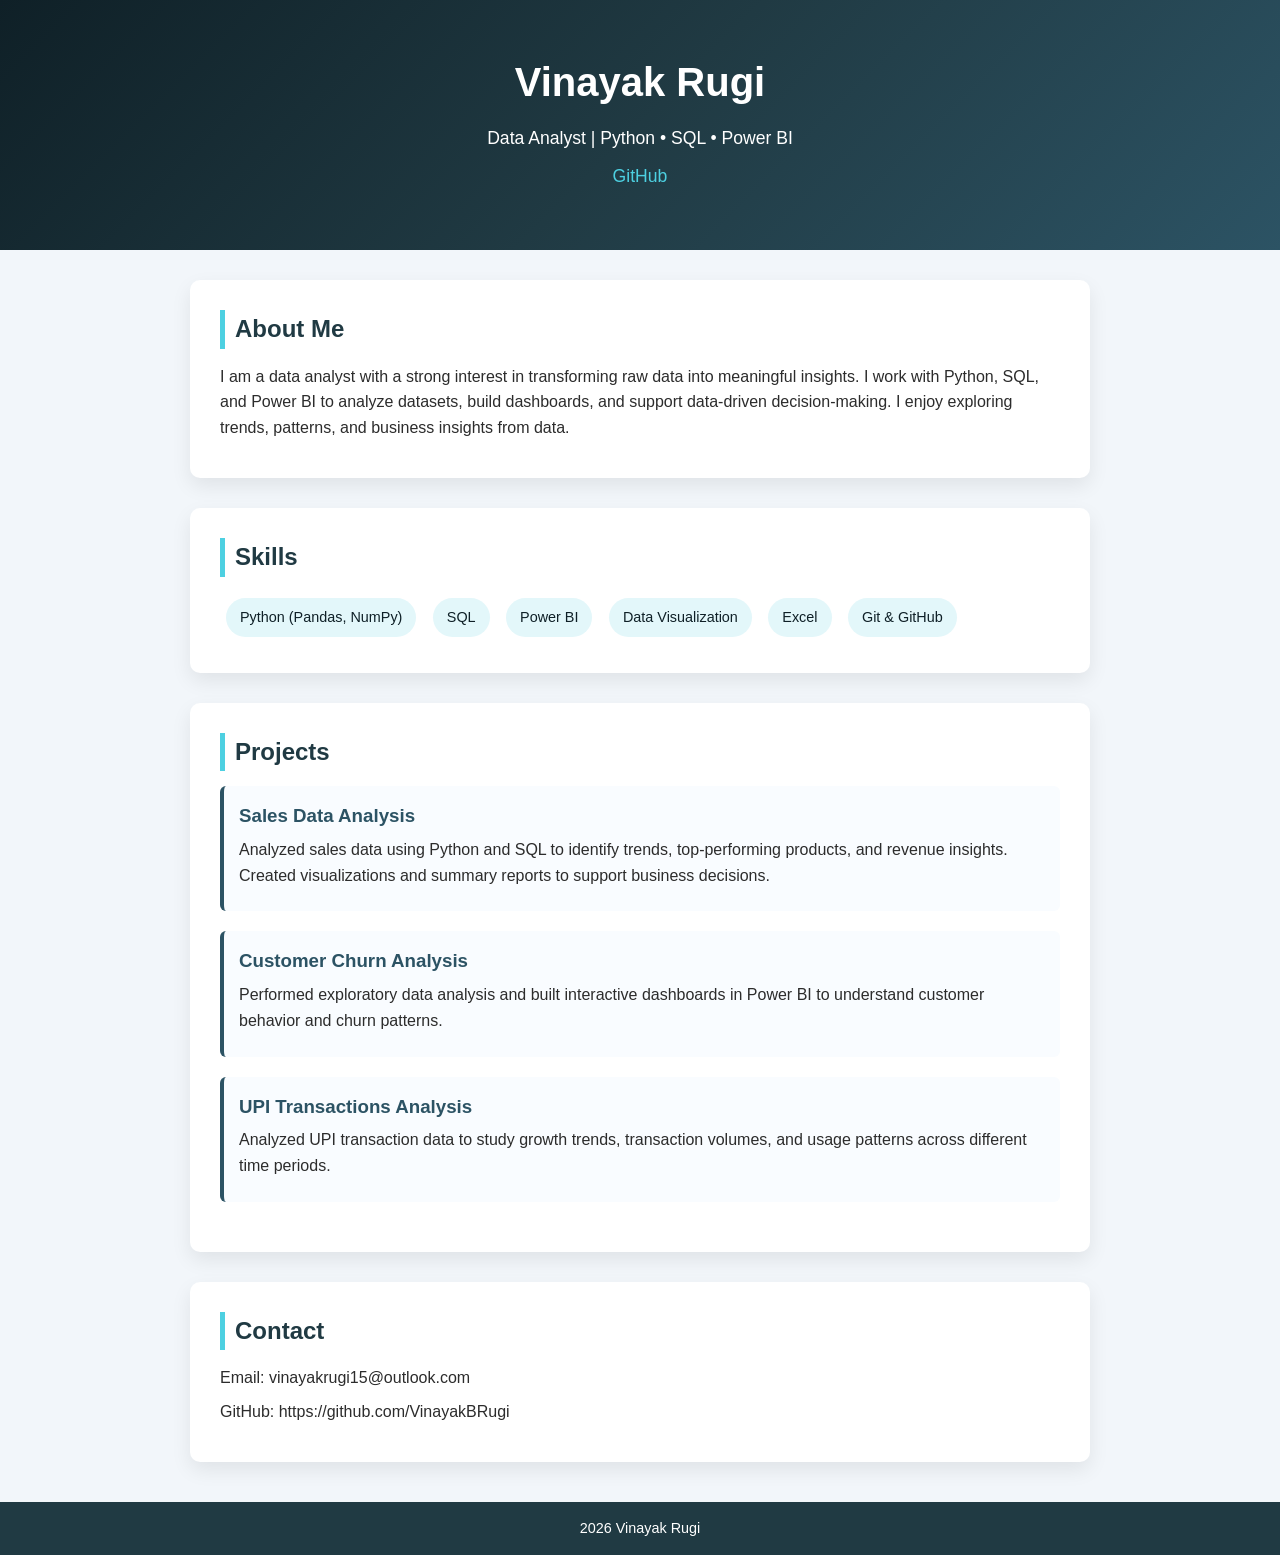
<file: index.html>
<!DOCTYPE html>
<html lang="en">
<head>
    <meta charset="UTF-8">
    <meta name="viewport" content="width=device-width, initial-scale=1.0">
    <title>Vinayak Rugi | Data Analyst</title>
    <link rel="stylesheet" href="style.css">
</head>
<body>

    <header>
        <h1>Vinayak Rugi</h1>
        <p>Data Analyst | Python • SQL • Power BI</p>
        <p>
            <a href="https://github.com/VinayakBRugi" target="_blank">GitHub</a>
        </p>
    </header>

    <section>
        <h2>About Me</h2>
        <p>
            I am a data analyst with a strong interest in transforming raw data into meaningful
            insights. I work with Python, SQL, and Power BI to analyze datasets, build dashboards,
            and support data-driven decision-making. I enjoy exploring trends, patterns, and
            business insights from data.
        </p>
    </section>

    <section>
        <h2>Skills</h2>
        <ul>
            <li>Python (Pandas, NumPy)</li>
            <li>SQL</li>
            <li>Power BI</li>
            <li>Data Visualization</li>
            <li>Excel</li>
            <li>Git & GitHub</li>
        </ul>
    </section>

    <section>
        <h2>Projects</h2>
        <div class="project">
            <h3>Sales Data Analysis</h3>
            <p>
                Analyzed sales data using Python and SQL to identify trends, top-performing
                products, and revenue insights. Created visualizations and summary reports
                to support business decisions.
            </p>
        </div>

        <div class="project">
            <h3>Customer Churn Analysis</h3>
            <p>
                Performed exploratory data analysis and built interactive dashboards in
                Power BI to understand customer behavior and churn patterns.
            </p>
        </div>

        <div class="project">
            <h3>UPI Transactions Analysis</h3>
            <p>
                Analyzed UPI transaction data to study growth trends, transaction volumes,
                and usage patterns across different time periods.
            </p>
        </div>
    </section>

    <section>
        <h2>Contact</h2>
        <p>Email: vinayakrugi15@outlook.com</p>
        <p>GitHub: https://github.com/VinayakBRugi</p>
    </section>

    <footer>
        <p>2026 Vinayak Rugi</p>
    </footer>

</body>
</html>
</file>
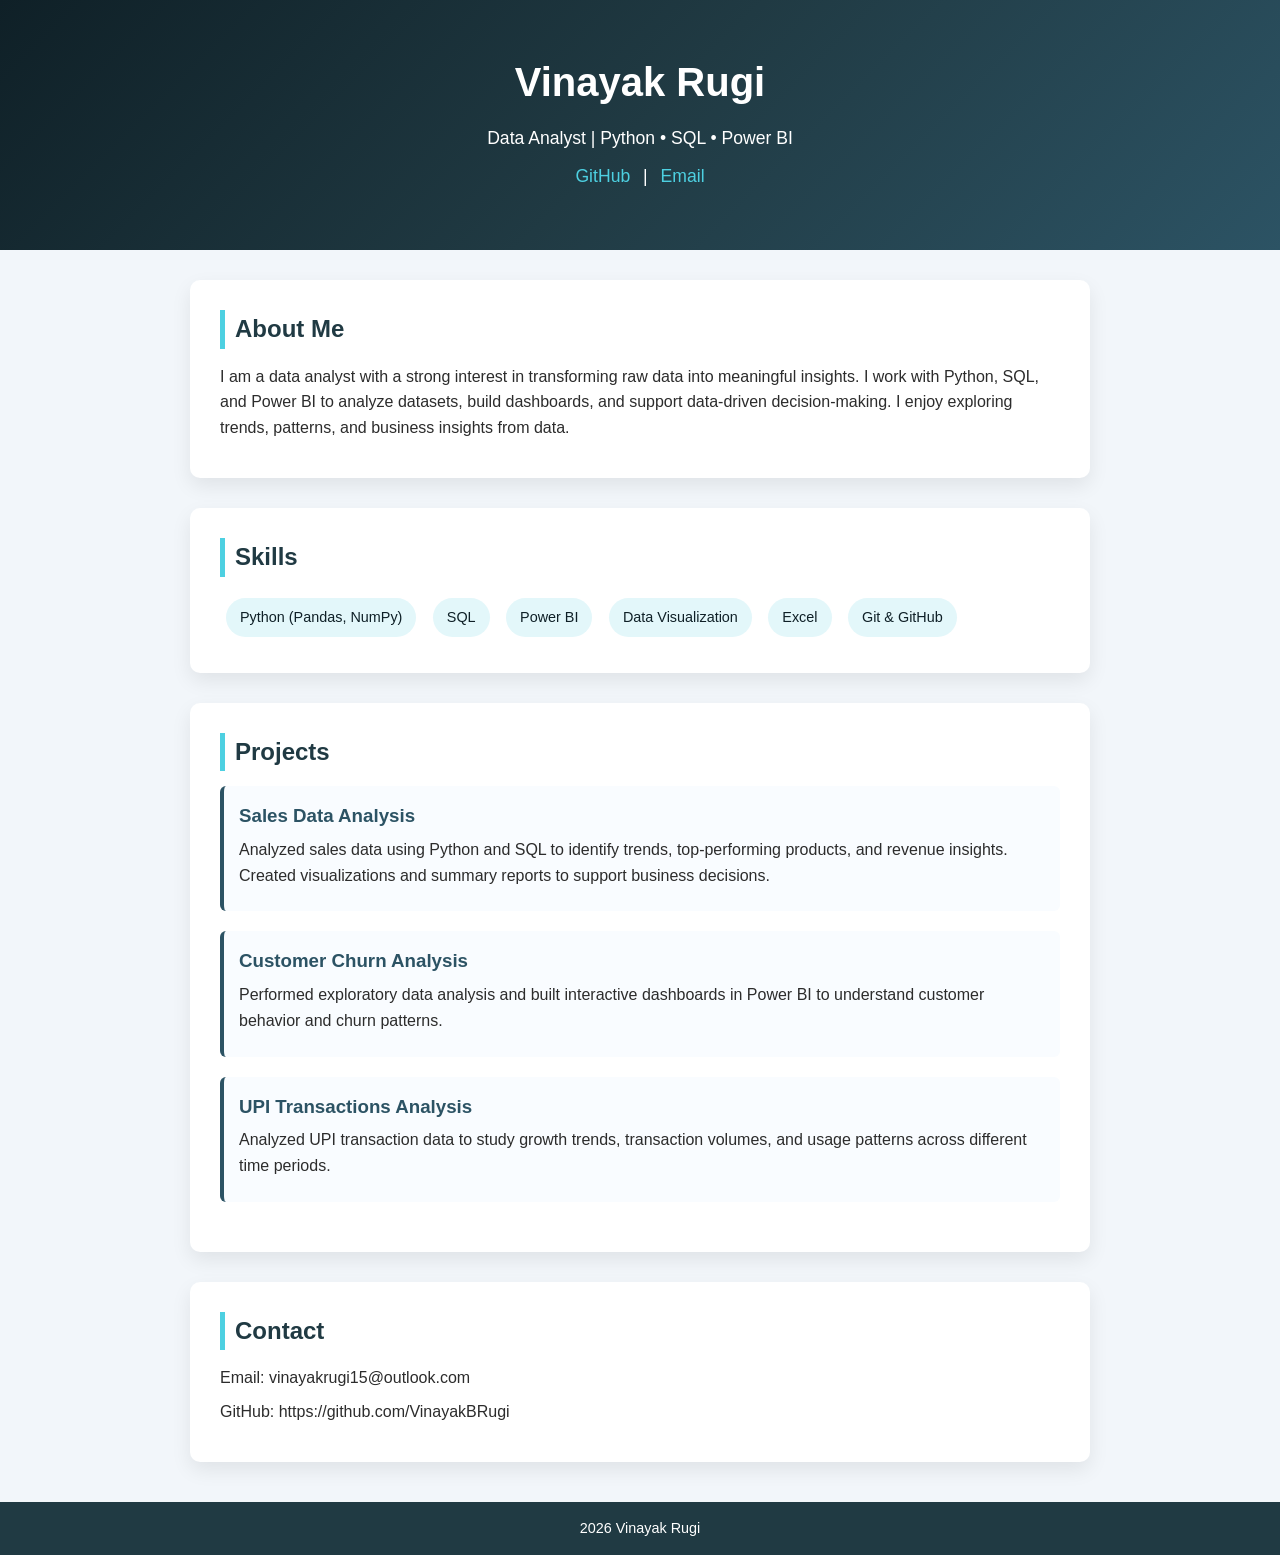
<file: Portfolio.html>
<!DOCTYPE html>
<html lang="en">
<head>
    <meta charset="UTF-8">
    <meta name="viewport" content="width=device-width, initial-scale=1.0">
    <title>Vinayak Rugi | Data Analyst</title>
    <link rel="stylesheet" href="style.css">
</head>
<body>

    <header>
        <h1>Vinayak Rugi</h1>
        <p>Data Analyst | Python • SQL • Power BI</p>
        <p>
            <a href="https://github.com/VinayakBRugi" target="_blank">GitHub</a> |
            <a href="vinayakrugi15@outlook.com">Email</a>
        </p>
    </header>

    <section>
        <h2>About Me</h2>
        <p>
            I am a data analyst with a strong interest in transforming raw data into meaningful
            insights. I work with Python, SQL, and Power BI to analyze datasets, build dashboards,
            and support data-driven decision-making. I enjoy exploring trends, patterns, and
            business insights from data.
        </p>
    </section>

    <section>
        <h2>Skills</h2>
        <ul>
            <li>Python (Pandas, NumPy)</li>
            <li>SQL</li>
            <li>Power BI</li>
            <li>Data Visualization</li>
            <li>Excel</li>
            <li>Git & GitHub</li>
        </ul>
    </section>

    <section>
        <h2>Projects</h2>
        <div class="project">
            <h3>Sales Data Analysis</h3>
            <p>
                Analyzed sales data using Python and SQL to identify trends, top-performing
                products, and revenue insights. Created visualizations and summary reports
                to support business decisions.
            </p>
        </div>

        <div class="project">
            <h3>Customer Churn Analysis</h3>
            <p>
                Performed exploratory data analysis and built interactive dashboards in
                Power BI to understand customer behavior and churn patterns.
            </p>
        </div>

        <div class="project">
            <h3>UPI Transactions Analysis</h3>
            <p>
                Analyzed UPI transaction data to study growth trends, transaction volumes,
                and usage patterns across different time periods.
            </p>
        </div>
    </section>

    <section>
        <h2>Contact</h2>
        <p>Email: vinayakrugi15@outlook.com</p>
        <p>GitHub: https://github.com/VinayakBRugi</p>
    </section>

    <footer>
        <p>2026 Vinayak Rugi</p>
    </footer>

</body>
</html>
</file>
<file: style.css>
* {
    box-sizing: border-box;
    margin: 0;
    padding: 0;
}

body {
    font-family: "Segoe UI", Arial, sans-serif;
    background-color: #f2f6fa;
    color: #2c2c2c;
    line-height: 1.6;
}

header {
    background: linear-gradient(135deg, #0f2027, #203a43, #2c5364);
    color: #ffffff;
    text-align: center;
    padding: 50px 20px;
}

header h1 {
    font-size: 2.5rem;
    margin-bottom: 10px;
}

header p {
    font-size: 1.1rem;
    margin-bottom: 10px;
}

header a {
    color: #4dd0e1;
    text-decoration: none;
    font-weight: 500;
    margin: 0 8px;
}

header a:hover {
    text-decoration: underline;
}

section {
    max-width: 900px;
    margin: 30px auto;
    background: #ffffff;
    padding: 30px;
    border-radius: 10px;
    box-shadow: 0 8px 20px rgba(0, 0, 0, 0.08);
}

section h2 {
    color: #203a43;
    margin-bottom: 15px;
    border-left: 5px solid #4dd0e1;
    padding-left: 10px;
}

ul {
    list-style: none;
    margin-top: 10px;
}

ul li {
    background-color: #e3f7fa;
    display: inline-block;
    padding: 8px 14px;
    margin: 6px;
    border-radius: 20px;
    font-size: 0.9rem;
    color: #0f2027;
    font-weight: 500;
}

.project {
    margin-bottom: 20px;
    padding: 15px;
    border-left: 4px solid #2c5364;
    background-color: #f9fcff;
    border-radius: 6px;
}

.project h3 {
    color: #2c5364;
    margin-bottom: 6px;
}

section p {
    margin-bottom: 8px;
}

footer {
    background-color: #203a43;
    color: #ffffff;
    text-align: center;
    padding: 15px;
    margin-top: 40px;
    font-size: 0.9rem;
}
</file>
